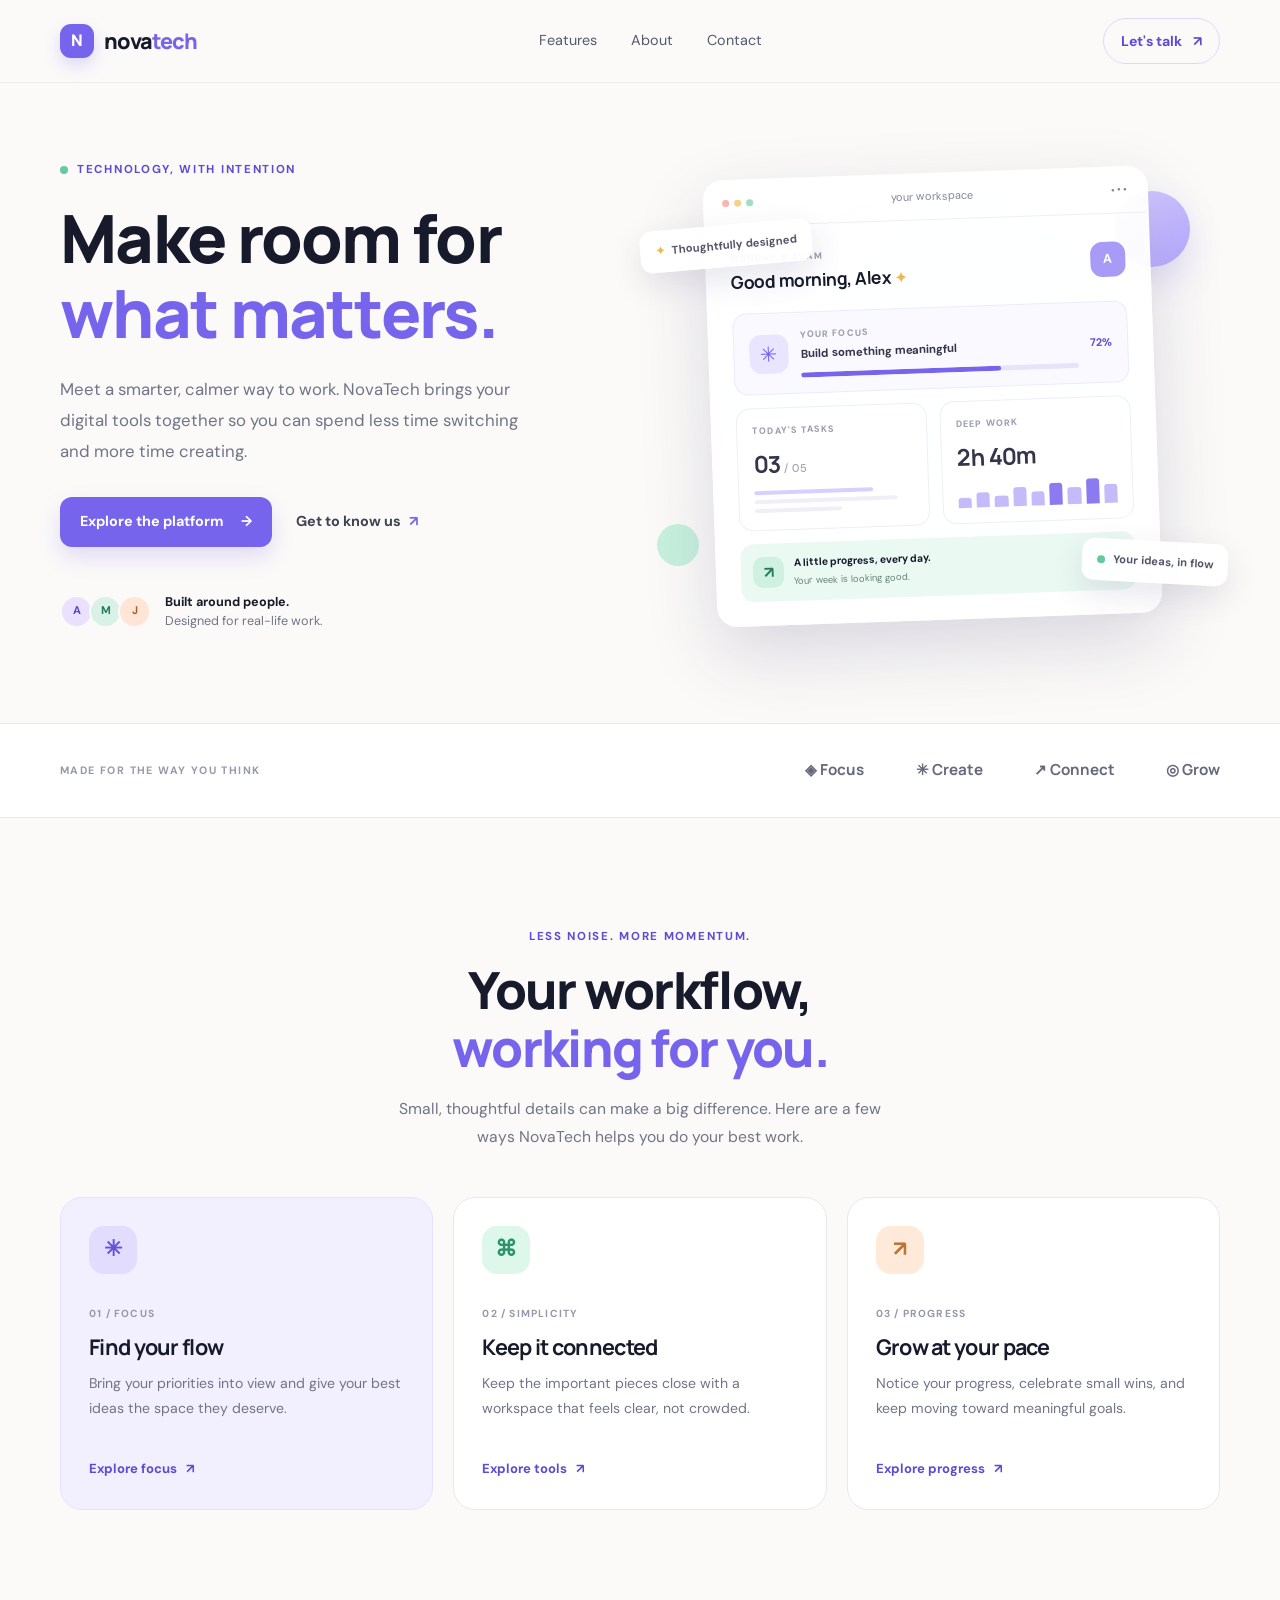
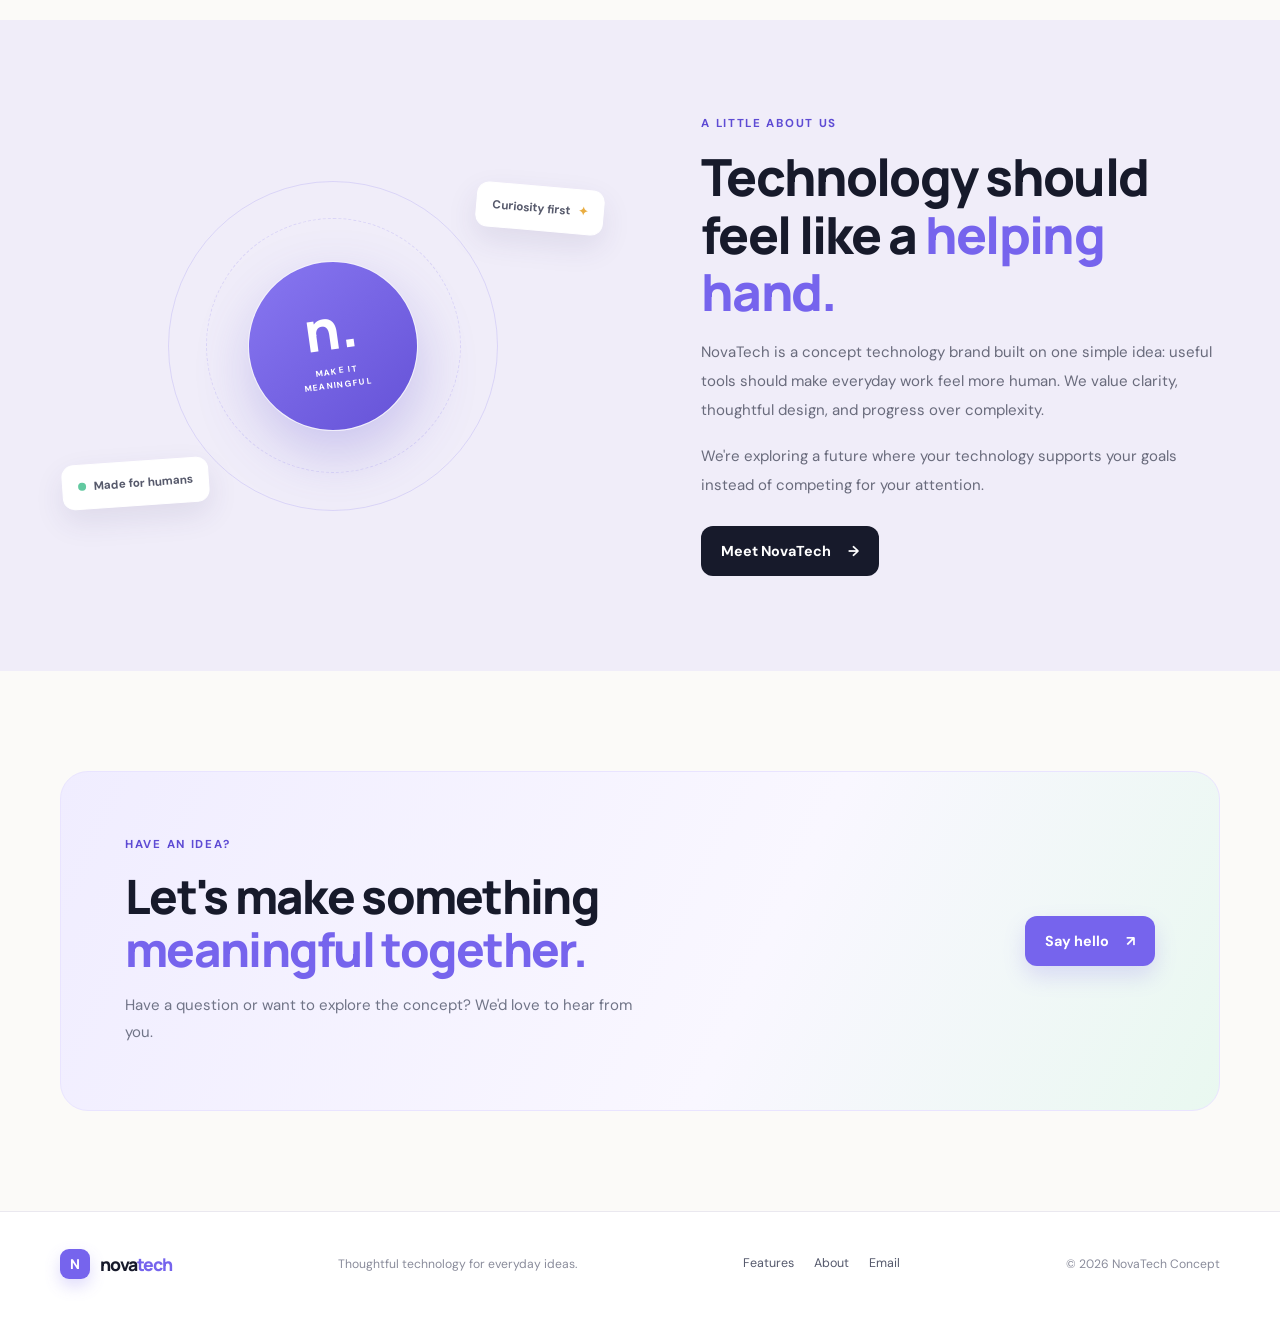
<file: WebDev-L1-LandingPage/index.html>
<!DOCTYPE html>
<html lang="en">
<head>
  <meta charset="UTF-8">
  <meta name="viewport" content="width=device-width, initial-scale=1.0">
  <meta name="description" content="NovaTech creates thoughtful technology tools for a more focused digital life.">
  <title>NovaTech | Technology with purpose</title>
  <link rel="stylesheet" href="style.css">
</head>
<body>
  <header class="site-header">
    <nav class="navbar container" aria-label="Main navigation">
      <a class="brand" href="#home" aria-label="NovaTech home">
        <span class="brand-mark" aria-hidden="true">N</span>
        <span>nova<span class="brand-light">tech</span></span>
      </a>

      <div class="nav-links">
        <a href="#features">Features</a>
        <a href="#about">About</a>
        <a href="#contact">Contact</a>
      </div>

      <a class="nav-cta" href="#contact">Let's talk <span aria-hidden="true">↗</span></a>
    </nav>
  </header>

  <main>
    <section class="hero container" id="home">
      <div class="hero-copy">
        <p class="eyebrow"><span class="eyebrow-dot"></span> TECHNOLOGY, WITH INTENTION</p>
        <h1>Make room for<br><span>what matters.</span></h1>
        <p class="hero-description">
          Meet a smarter, calmer way to work. NovaTech brings your digital tools
          together so you can spend less time switching and more time creating.
        </p>
        <div class="hero-actions">
          <a class="button button-primary" href="#features">Explore the platform <span aria-hidden="true">→</span></a>
          <a class="text-link" href="#about">Get to know us <span aria-hidden="true">↗</span></a>
        </div>
        <div class="hero-note">
          <div class="avatar-stack" aria-hidden="true">
            <span>A</span><span>M</span><span>J</span>
          </div>
          <p><strong>Built around people.</strong><br><span>Designed for real-life work.</span></p>
        </div>
      </div>

      <div class="hero-visual" aria-label="Abstract NovaTech product dashboard illustration">
        <div class="orb orb-one"></div>
        <div class="orb orb-two"></div>
        <div class="dashboard">
          <div class="dashboard-top">
            <div class="window-dots"><i></i><i></i><i></i></div>
            <span>your workspace</span>
            <span class="dashboard-menu">•••</span>
          </div>
          <div class="dashboard-content">
            <div class="welcome-row">
              <div>
                <p class="mini-label">MONDAY, 9:41 AM</p>
                <h2>Good morning, Alex <span>✦</span></h2>
              </div>
              <div class="profile-chip">A</div>
            </div>
            <div class="focus-card">
              <div class="focus-icon">✳</div>
              <div class="focus-copy">
                <span class="mini-label">YOUR FOCUS</span>
                <strong>Build something meaningful</strong>
                <span class="progress-track"><span></span></span>
              </div>
              <span class="focus-percent">72%</span>
            </div>
            <div class="widget-grid">
              <div class="widget task-widget">
                <span class="mini-label">TODAY'S TASKS</span>
                <strong>03 <small>/ 05</small></strong>
                <div class="task-lines"><i></i><i></i><i></i></div>
              </div>
              <div class="widget time-widget">
                <span class="mini-label">DEEP WORK</span>
                <strong>2h 40m</strong>
                <div class="chart-bars" aria-hidden="true"><i></i><i></i><i></i><i></i><i></i><i></i><i></i><i></i><i></i></div>
              </div>
            </div>
            <div class="bottom-widget">
              <span class="bottom-symbol">↗</span>
              <span><strong>A little progress, every day.</strong><small>Your week is looking good.</small></span>
              <span class="bottom-arrow">→</span>
            </div>
          </div>
        </div>
        <div class="floating-badge badge-top"><span>✦</span> Thoughtfully designed</div>
        <div class="floating-badge badge-bottom"><span class="live-dot"></span> Your ideas, in flow</div>
      </div>
    </section>

    <section class="trust-strip">
      <div class="container trust-inner">
        <p>MADE FOR THE WAY YOU THINK</p>
        <div class="trust-items"><span>◈ Focus</span><span>✳ Create</span><span>↗ Connect</span><span>◎ Grow</span></div>
      </div>
    </section>

    <section class="features section container" id="features">
      <div class="section-heading">
        <p class="eyebrow">LESS NOISE. MORE MOMENTUM.</p>
        <h2>Your workflow,<br><span>working for you.</span></h2>
        <p>Small, thoughtful details can make a big difference. Here are a few ways NovaTech helps you do your best work.</p>
      </div>
      <div class="feature-grid">
        <article class="feature-card feature-highlight">
          <div class="feature-icon icon-purple">✳</div>
          <span class="card-number">01 / FOCUS</span>
          <h3>Find your flow</h3>
          <p>Bring your priorities into view and give your best ideas the space they deserve.</p>
          <a href="#contact" aria-label="Learn more about focus">Explore focus <span>↗</span></a>
        </article>
        <article class="feature-card">
          <div class="feature-icon icon-green">⌘</div>
          <span class="card-number">02 / SIMPLICITY</span>
          <h3>Keep it connected</h3>
          <p>Keep the important pieces close with a workspace that feels clear, not crowded.</p>
          <a href="#contact" aria-label="Learn more about connected tools">Explore tools <span>↗</span></a>
        </article>
        <article class="feature-card">
          <div class="feature-icon icon-orange">↗</div>
          <span class="card-number">03 / PROGRESS</span>
          <h3>Grow at your pace</h3>
          <p>Notice your progress, celebrate small wins, and keep moving toward meaningful goals.</p>
          <a href="#contact" aria-label="Learn more about progress">Explore progress <span>↗</span></a>
        </article>
      </div>
    </section>

    <section class="about-section" id="about">
      <div class="container about-layout">
        <div class="about-art" aria-hidden="true">
          <div class="about-ring ring-one"></div>
          <div class="about-ring ring-two"></div>
          <div class="about-center"><span>n.</span><small>MAKE IT<br>MEANINGFUL</small></div>
          <div class="about-note note-one">Curiosity first <span>✦</span></div>
          <div class="about-note note-two"><span class="live-dot"></span> Made for humans</div>
        </div>
        <div class="about-copy">
          <p class="eyebrow">A LITTLE ABOUT US</p>
          <h2>Technology should feel like a <span>helping hand.</span></h2>
          <p>NovaTech is a concept technology brand built on one simple idea: useful tools should make everyday work feel more human. We value clarity, thoughtful design, and progress over complexity.</p>
          <p>We're exploring a future where your technology supports your goals instead of competing for your attention.</p>
          <a class="button button-dark" href="#contact">Meet NovaTech <span aria-hidden="true">→</span></a>
        </div>
      </div>
    </section>

    <section class="contact-section section container" id="contact">
      <div class="contact-card">
        <div>
          <p class="eyebrow">HAVE AN IDEA?</p>
          <h2>Let's make something<br><span>meaningful together.</span></h2>
          <p>Have a question or want to explore the concept? We'd love to hear from you.</p>
        </div>
        <a class="button button-primary" href="mailto:hello@novatech.example">Say hello <span aria-hidden="true">↗</span></a>
      </div>
    </section>
  </main>

  <footer class="site-footer">
    <div class="container footer-inner">
      <a class="brand footer-brand" href="#home"><span class="brand-mark">N</span><span>nova<span class="brand-light">tech</span></span></a>
      <p>Thoughtful technology for everyday ideas.</p>
      <div class="footer-links"><a href="#features">Features</a><a href="#about">About</a><a href="mailto:hello@novatech.example">Email</a></div>
      <span class="copyright">© 2026 NovaTech Concept</span>
    </div>
  </footer>
</body>
</html>
</file>
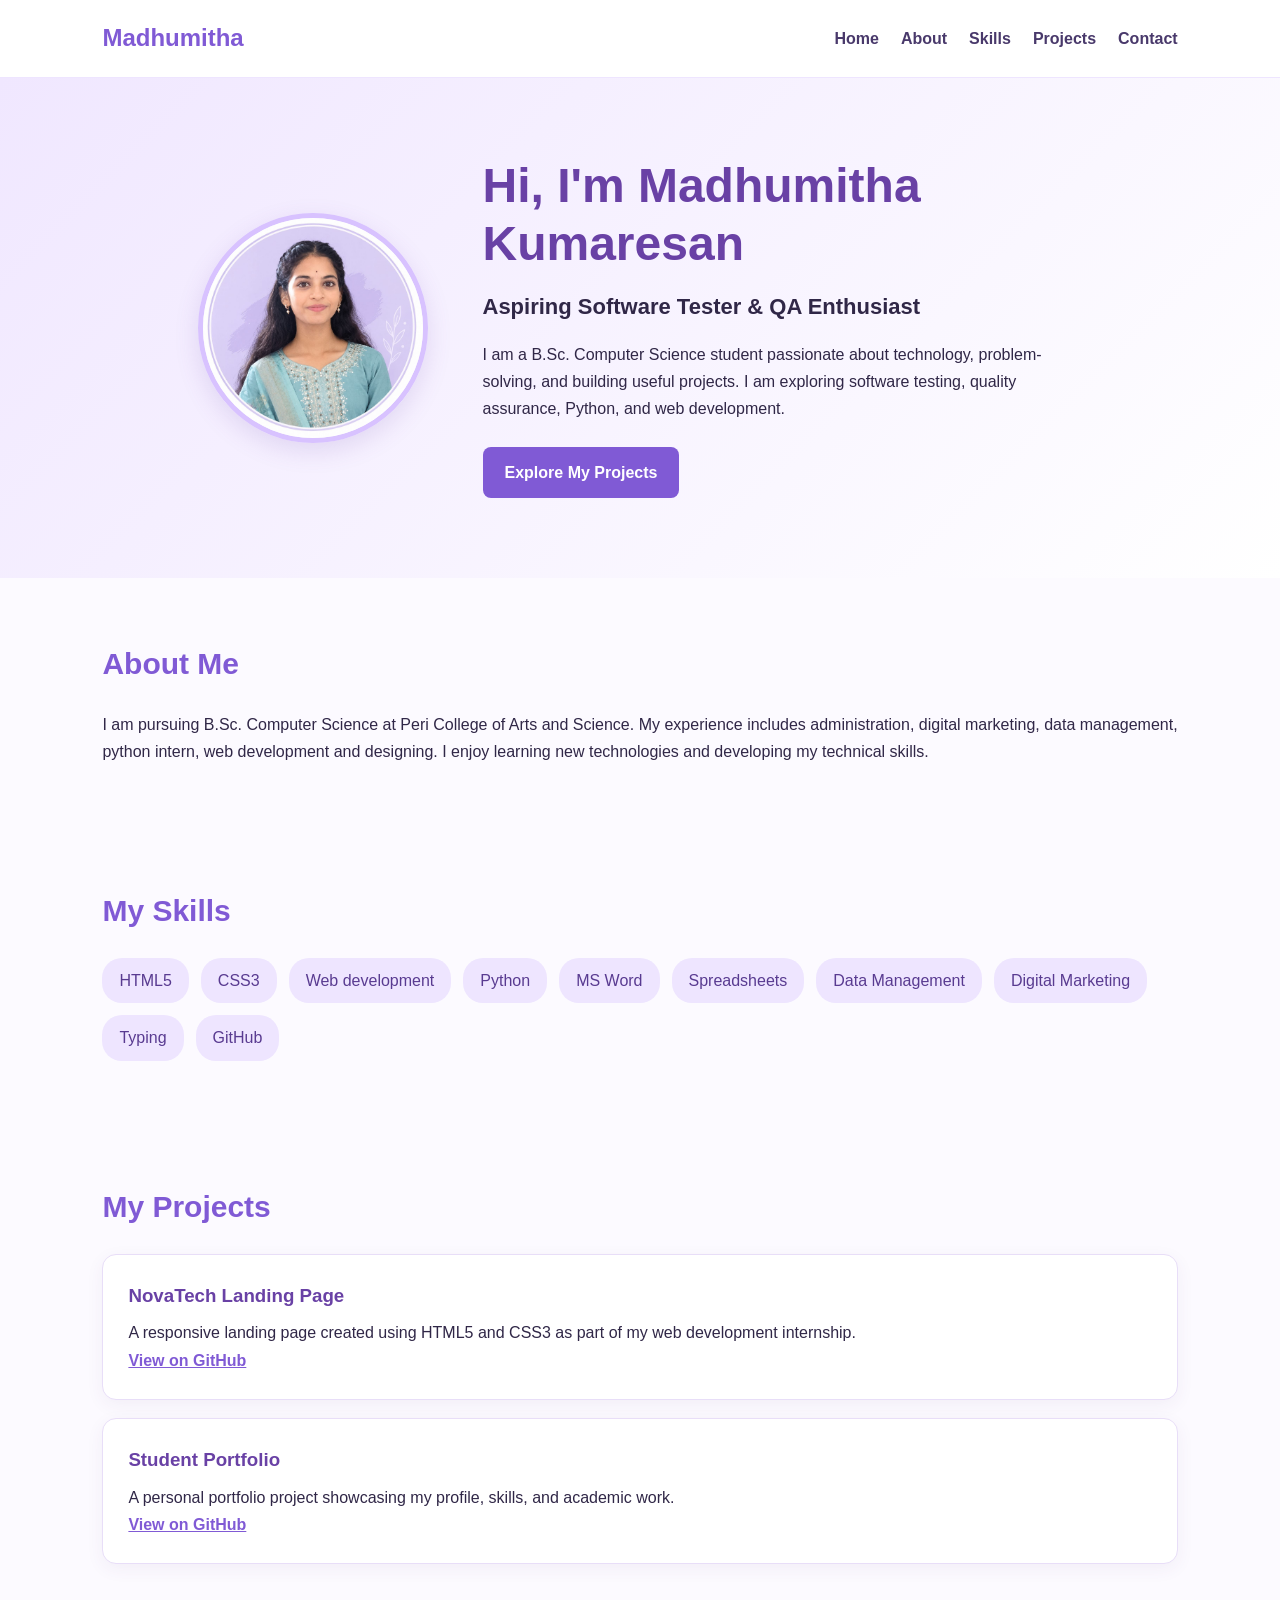
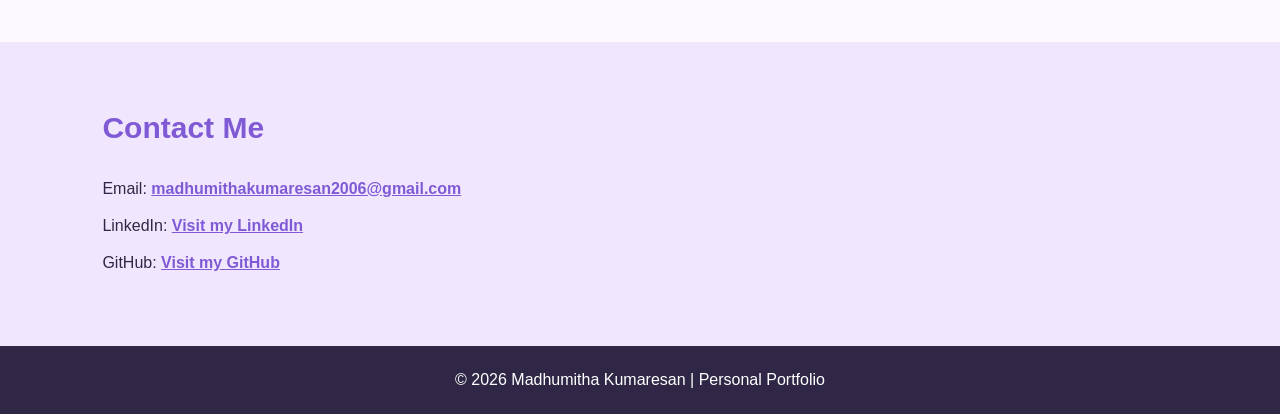
<file: WebDev-L1-PersonalPortfolio/index.html>
<!DOCTYPE html>
<html lang="en">
<head>
    <meta charset="UTF-8">
    <meta name="viewport" content="width=device-width, initial-scale=1.0">
    <title>Madhumitha Kumaresan | Portfolio</title>
    <link rel="stylesheet" href="style.css">
</head>
<body>

    <header>
        <nav>
            <h2>Madhumitha</h2>
            <div>
                <a href="#home">Home</a>
                <a href="#about">About</a>
                <a href="#skills">Skills</a>
                <a href="#projects">Projects</a>
                <a href="#contact">Contact</a>
            </div>
        </nav>
    </header>

    
<section class="hero" id="home">
    <img src="madhu avatar.jpg"
         alt="Madhumitha Kumaresan"
         class="profile-photo">

    <div class="hero-content">
        <h1>Hi, I'm Madhumitha Kumaresan</h1>
        <h2>Aspiring Software Tester &amp; QA Enthusiast</h2>

        <p>
            I am a B.Sc. Computer Science student passionate about
            technology, problem-solving, and building useful projects.
            I am exploring software testing, quality assurance,
            Python, and web development.
        </p>

        <a href="#projects" class="button">Explore My Projects</a>
    </div>
</section>


    <section id="about">
        <h2 class="section-title">About Me</h2>
        <p>
            I am pursuing B.Sc. Computer Science at Peri College of Arts
            and Science. My experience includes administration, digital
            marketing, data management, python intern, web development and designing. I enjoy
            learning new technologies and developing my technical skills.
        </p>
    </section>

    <section id="skills">
        <h2 class="section-title">My Skills</h2>
        <div class="skills">
            <span>HTML5</span>
            <span>CSS3</span>
            <span>Web development</span>
            <span>Python</span>
            <span>MS Word</span>
            <span>Spreadsheets</span>
            <span>Data Management</span>
            <span>Digital Marketing</span>
            <span>Typing</span>
            <span>GitHub</span>
        </div>
    </section>

    <section id="projects">
        <h2 class="section-title">My Projects</h2>

        <div class="project-card">
            <h3>NovaTech Landing Page</h3>
            <p>
                A responsive landing page created using HTML5 and CSS3
                as part of my web development internship.
            </p>
            <a href="https://github.com/madhumithakumaresan2006/OIBSIP">
                View on GitHub
            </a>
        </div>

        <div class="project-card">
            <h3>Student Portfolio</h3>
            <p>
                A personal portfolio project showcasing my profile,
                skills, and academic work.
            </p>
            <a href="https://github.com/madhumithakumaresan2006/Mk-portfolio-ppt">
                View on GitHub
            </a>
        </div>
    </section>

    <section id="contact">
        <h2 class="section-title">Contact Me</h2>
        <p>
            Email:
            <a href="mailto:madhumithakumaresan2006@gmail.com">
                madhumithakumaresan2006@gmail.com
            </a>
        </p>
        <p>
            LinkedIn:
            <a href="https://www.linkedin.com/in/madhumitha-kumaresan-133514320">
                Visit my LinkedIn
            </a>
        </p>
        <p>
            GitHub:
            <a href="https://github.com/madhumithakumaresan2006">
                Visit my GitHub
            </a>
        </p>
    </section>

    <footer>
    <p>&copy; <span id="current-year">2026</span>
    Madhumitha Kumaresan | Personal Portfolio</p>
</footer>

<script src="script.js"></script>

</body>
</html>
</file>
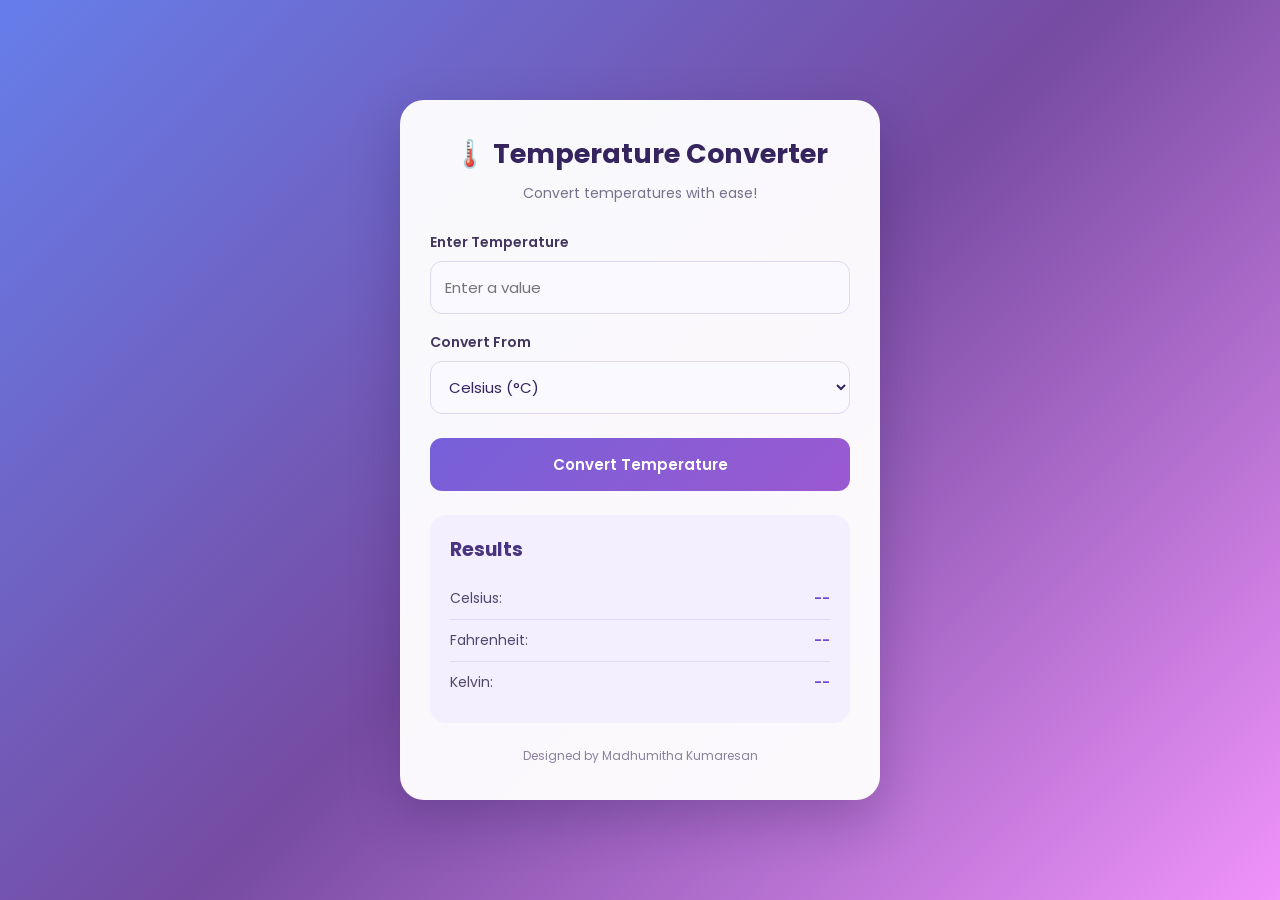
<file: WebDev-L1-TemperatureConverter/index.html>
<!DOCTYPE html>
<html lang="en">
<head>
    <meta charset="UTF-8">
    <meta name="viewport" content="width=device-width, initial-scale=1.0">
    <title>Temperature Converter</title>
    <link rel="stylesheet" href="style.css">
</head>
<body>

    <div class="container">
        <h1>🌡️ Temperature Converter</h1>
        <p class="subtitle">Convert temperatures with ease!</p>

        <div class="converter">
            <label for="temperature">Enter Temperature</label>
            <input
                type="number"
                id="temperature"
                placeholder="Enter a value"
                step="any"
            >

            <label for="unit">Convert From</label>
            <select id="unit">
                <option value="celsius">Celsius (°C)</option>
                <option value="fahrenheit">Fahrenheit (°F)</option>
                <option value="kelvin">Kelvin (K)</option>
            </select>

            <button id="convertBtn" type="button">Convert Temperature</button>

            <p id="error" role="alert"></p>

            <div id="result" aria-live="polite">
                <h2>Results</h2>
                <p>Celsius: <span id="celsius">--</span></p>
                <p>Fahrenheit: <span id="fahrenheit">--</span></p>
                <p>Kelvin: <span id="kelvin">--</span></p>
            </div>
        </div>

        <footer>
            <p>Designed by Madhumitha Kumaresan</p>
        </footer>
    </div>

    <script src="script.js"></script>
</body>
</html>
</file>
<file: WebDev-L1-LandingPage/style.css>
@import url('https://fonts.googleapis.com/css2?family=DM+Sans:wght@400;500;600;700&family=Manrope:wght@400;500;600;700;800&display=swap');

:root {
  --ink: #171a2b;
  --muted: #707487;
  --purple: #7664ed;
  --purple-dark: #5e4bd4;
  --mint: #dff8ee;
  --paper: #fbfaf8;
  --line: #eae8ef;
  --white: #ffffff;
  --radius: 22px;
}

* {
  box-sizing: border-box;
  margin: 0;
  padding: 0;
}

html {
  scroll-behavior: smooth;
  scroll-padding-top: 90px;
}

body {
  font-family: 'DM Sans', sans-serif;
  color: var(--ink);
  background: var(--paper);
  line-height: 1.6;
  overflow-x: hidden;
}

a {
  color: inherit;
  text-decoration: none;
}

.container {
  width: min(1160px, calc(100% - 48px));
  margin-inline: auto;
}

.site-header {
  position: sticky;
  top: 0;
  z-index: 100;
  background: rgba(251, 250, 248, 0.9);
  border-bottom: 1px solid rgba(234, 232, 239, 0.8);
  backdrop-filter: blur(16px);
}

.navbar {
  min-height: 82px;
  display: flex;
  align-items: center;
  justify-content: space-between;
  gap: 28px;
}

.brand {
  display: inline-flex;
  align-items: center;
  gap: 10px;
  font-family: 'Manrope', sans-serif;
  font-size: 1.35rem;
  font-weight: 800;
  letter-spacing: -1px;
}

.brand-mark {
  display: grid;
  place-items: center;
  width: 34px;
  height: 34px;
  color: var(--white);
  background: var(--purple);
  border-radius: 11px;
  font-size: 1rem;
  letter-spacing: 0;
  box-shadow: 0 7px 16px rgba(118, 100, 237, 0.23);
}

.brand-light {
  color: var(--purple);
}

.nav-links {
  display: flex;
  align-items: center;
  gap: 34px;
}

.nav-links a,
.footer-links a {
  color: #55596c;
  font-size: 0.9rem;
  transition: color 180ms ease;
}

.nav-links a:hover,
.footer-links a:hover {
  color: var(--purple);
}

.nav-cta {
  padding: 11px 17px;
  border: 1px solid #ded9f9;
  border-radius: 999px;
  color: var(--purple-dark);
  font-size: 0.88rem;
  font-weight: 700;
}

.nav-cta span {
  margin-left: 8px;
}

.hero {
  min-height: 640px;
  display: grid;
  grid-template-columns: 0.96fr 1.04fr;
  align-items: center;
  gap: 54px;
  padding-block: 76px 90px;
}

.eyebrow {
  color: var(--purple-dark);
  font-size: 0.72rem;
  font-weight: 700;
  letter-spacing: 1.7px;
}

.hero-copy > .eyebrow {
  display: flex;
  align-items: center;
  gap: 9px;
  margin-bottom: 22px;
}

.eyebrow-dot,
.live-dot {
  width: 8px;
  height: 8px;
  display: inline-block;
  border-radius: 50%;
  background: #62c9a0;
}

h1,
h2,
h3 {
  font-family: 'Manrope', sans-serif;
  line-height: 1.12;
  letter-spacing: -1.7px;
}

.hero h1 {
  max-width: 570px;
  font-size: clamp(3.1rem, 5.2vw, 4.8rem);
  font-weight: 800;
}

.hero h1 span,
.section-heading h2 span,
.about-copy h2 span,
.contact-card h2 span {
  color: var(--purple);
}

.hero-description {
  max-width: 490px;
  margin-top: 23px;
  color: var(--muted);
  font-size: 1.05rem;
  line-height: 1.85;
}

.hero-actions {
  display: flex;
  flex-wrap: wrap;
  align-items: center;
  gap: 24px;
  margin-top: 30px;
}

.button {
  min-height: 50px;
  display: inline-flex;
  justify-content: center;
  align-items: center;
  gap: 17px;
  padding: 13px 20px;
  border-radius: 12px;
  font-size: 0.9rem;
  font-weight: 700;
  transition: transform 180ms ease, box-shadow 180ms ease;
}

.button:hover {
  transform: translateY(-2px);
}

.button-primary {
  color: var(--white);
  background: var(--purple);
  box-shadow: 0 10px 22px rgba(118, 100, 237, 0.2);
}

.button-primary:hover {
  background: var(--purple-dark);
  box-shadow: 0 13px 26px rgba(118, 100, 237, 0.28);
}

.text-link {
  color: #3f4254;
  font-size: 0.9rem;
  font-weight: 700;
}

.text-link span {
  margin-left: 5px;
  color: var(--purple);
}

.hero-note {
  display: flex;
  align-items: center;
  gap: 14px;
  margin-top: 45px;
}

.avatar-stack {
  display: flex;
  padding-left: 4px;
}

.avatar-stack span {
  width: 33px;
  height: 33px;
  display: grid;
  place-items: center;
  margin-left: -4px;
  border: 2px solid var(--paper);
  border-radius: 50%;
  background: #e9e1ff;
  color: #5947b9;
  font-size: 0.7rem;
  font-weight: 700;
}

.avatar-stack span:nth-child(2) {
  background: #d8f2e7;
  color: #267b5b;
}

.avatar-stack span:nth-child(3) {
  background: #ffe5d5;
  color: #a85e31;
}

.hero-note p {
  font-size: 0.79rem;
  line-height: 1.55;
}

.hero-note p span {
  color: var(--muted);
}

.hero-visual {
  position: relative;
  min-height: 450px;
  display: grid;
  place-items: center;
  isolation: isolate;
}

.hero-visual::before {
  position: absolute;
  z-index: -2;
  content: '';
  width: 410px;
  height: 410px;
  border-radius: 50%;
  background: linear-gradient(135deg, #f0edff, #e2f9ee);
}

.orb {
  position: absolute;
  z-index: -1;
  border-radius: 50%;
}

.orb-one {
  width: 76px;
  height: 76px;
  top: 20px;
  right: 30px;
  background: linear-gradient(135deg, #d8d0ff, #b4a8ff);
  box-shadow: 0 15px 35px rgba(118, 100, 237, 0.18);
}

.orb-two {
  width: 42px;
  height: 42px;
  left: 12px;
  bottom: 55px;
  background: #c7f0de;
}

.dashboard {
  width: min(100%, 445px);
  overflow: hidden;
  border: 1px solid rgba(255, 255, 255, 0.9);
  border-radius: 20px;
  background: rgba(255, 255, 255, 0.94);
  box-shadow: 0 28px 70px rgba(54, 47, 104, 0.17);
  transform: rotate(-2deg);
}

.dashboard-top {
  height: 46px;
  display: flex;
  align-items: center;
  justify-content: space-between;
  padding-inline: 18px;
  border-bottom: 1px solid #f0eef5;
  color: #85879a;
  font-size: 0.69rem;
}

.window-dots {
  display: flex;
  gap: 5px;
}

.window-dots i {
  width: 7px;
  height: 7px;
  border-radius: 50%;
  background: #e4e0f4;
}

.window-dots i:first-child { background: #f7b6b1; }
.window-dots i:nth-child(2) { background: #f5d18b; }
.window-dots i:nth-child(3) { background: #9edfc1; }

.dashboard-menu {
  letter-spacing: 2px;
}

.dashboard-content {
  padding: 25px 24px 23px;
}

.welcome-row {
  display: flex;
  justify-content: space-between;
  align-items: center;
  margin-bottom: 22px;
}

.mini-label {
  display: block;
  color: #999bad;
  font-size: 0.57rem;
  font-weight: 700;
  letter-spacing: 1.1px;
}

.welcome-row h2 {
  margin-top: 6px;
  font-size: 1.1rem;
  letter-spacing: -0.5px;
}

.welcome-row h2 span {
  color: #f2b64e;
  font-size: 0.9rem;
}

.profile-chip {
  width: 35px;
  height: 35px;
  display: grid;
  place-items: center;
  border-radius: 12px;
  color: #fff;
  background: #a89bf7;
  font-weight: 700;
  font-size: 0.8rem;
}

.focus-card {
  display: flex;
  align-items: center;
  gap: 12px;
  padding: 15px;
  border: 1px solid #eeeafd;
  border-radius: 14px;
  background: #faf9ff;
}

.focus-icon {
  width: 39px;
  height: 39px;
  display: grid;
  place-items: center;
  flex-shrink: 0;
  border-radius: 12px;
  background: #e9e4ff;
  color: var(--purple);
  font-size: 1.3rem;
}

.focus-copy {
  flex: 1;
  min-width: 0;
}

.focus-copy strong {
  display: block;
  margin-top: 3px;
  overflow: hidden;
  color: #34354b;
  font-size: 0.72rem;
  text-overflow: ellipsis;
  white-space: nowrap;
}

.progress-track {
  height: 5px;
  display: block;
  overflow: hidden;
  margin-top: 9px;
  border-radius: 99px;
  background: #e7e3f8;
}

.progress-track span {
  width: 72%;
  height: 100%;
  display: block;
  border-radius: inherit;
  background: var(--purple);
}

.focus-percent {
  color: var(--purple-dark);
  font-size: 0.68rem;
  font-weight: 700;
}

.widget-grid {
  display: grid;
  grid-template-columns: 1fr 1fr;
  gap: 13px;
  margin-top: 13px;
}

.widget {
  min-height: 122px;
  padding: 15px;
  border: 1px solid #f0eef5;
  border-radius: 14px;
  background: #fff;
}

.widget > strong {
  display: block;
  margin-top: 7px;
  color: #34354b;
  font-family: 'Manrope', sans-serif;
  font-size: 1.45rem;
  letter-spacing: -0.8px;
}

.widget > strong small {
  color: #a2a3b2;
  font-family: 'DM Sans', sans-serif;
  font-size: 0.7rem;
  font-weight: 500;
  letter-spacing: 0;
}

.task-lines {
  display: grid;
  gap: 5px;
  margin-top: 8px;
}

.task-lines i {
  width: 90%;
  height: 4px;
  display: block;
  border-radius: 99px;
  background: #f0eef6;
}

.task-lines i:first-child { width: 75%; background: #d7d0ff; }
.task-lines i:last-child { width: 55%; }

.chart-bars {
  height: 25px;
  display: flex;
  align-items: end;
  gap: 5px;
  margin-top: 7px;
}

.chart-bars i {
  flex: 1;
  border-radius: 3px 3px 0 0;
  background: #c5bafa;
}

.chart-bars i:nth-child(1) { height: 40%; }
.chart-bars i:nth-child(2) { height: 60%; }
.chart-bars i:nth-child(3) { height: 45%; }
.chart-bars i:nth-child(4) { height: 78%; }
.chart-bars i:nth-child(5) { height: 58%; }
.chart-bars i:nth-child(6) { height: 90%; background: #8c7bf0; }
.chart-bars i:nth-child(7) { height: 70%; }
.chart-bars i:nth-child(8) { height: 100%; background: #8c7bf0; }
.chart-bars i:nth-child(9) { height: 78%; }

.bottom-widget {
  display: flex;
  align-items: center;
  gap: 10px;
  margin-top: 13px;
  padding: 12px;
  border-radius: 13px;
  background: #eaf9f2;
}

.bottom-symbol {
  width: 31px;
  height: 31px;
  display: grid;
  place-items: center;
  border-radius: 10px;
  background: #d0f0e1;
  color: #287c5b;
  font-weight: 700;
}

.bottom-widget > span:nth-child(2) {
  flex: 1;
}

.bottom-widget strong,
.bottom-widget small {
  display: block;
  font-size: 0.65rem;
}

.bottom-widget small {
  margin-top: 2px;
  color: #688578;
  font-size: 0.59rem;
}

.bottom-arrow {
  color: #4c9c7b;
}

.floating-badge {
  position: absolute;
  display: flex;
  align-items: center;
  gap: 8px;
  padding: 11px 14px;
  border: 1px solid rgba(255, 255, 255, 0.9);
  border-radius: 12px;
  background: rgba(255, 255, 255, 0.94);
  box-shadow: 0 12px 32px rgba(54, 47, 104, 0.12);
  color: #55566a;
  font-size: 0.7rem;
  font-weight: 700;
}

.badge-top {
  top: 54px;
  left: -5px;
  transform: rotate(-5deg);
}

.badge-top > span {
  color: #efb74d;
}

.badge-bottom {
  right: -8px;
  bottom: 38px;
  transform: rotate(3deg);
}

.trust-strip {
  border-block: 1px solid var(--line);
  background: #fff;
}

.trust-inner {
  min-height: 93px;
  display: flex;
  align-items: center;
  justify-content: space-between;
  gap: 25px;
}

.trust-inner > p {
  color: #9899a8;
  font-size: 0.67rem;
  font-weight: 700;
  letter-spacing: 1.4px;
}

.trust-items {
  display: flex;
  flex-wrap: wrap;
  gap: clamp(20px, 4vw, 56px);
  color: #66697c;
  font-family: 'Manrope', sans-serif;
  font-size: 0.95rem;
  font-weight: 700;
}

.section {
  padding-block: 110px;
}

.section-heading {
  max-width: 600px;
  margin: 0 auto 45px;
  text-align: center;
}

.section-heading h2,
.about-copy h2,
.contact-card h2 {
  margin-top: 15px;
  font-size: clamp(2.35rem, 4vw, 3.4rem);
  font-weight: 800;
}

.section-heading > p:last-child {
  max-width: 500px;
  margin: 19px auto 0;
  color: var(--muted);
  font-size: 0.98rem;
  line-height: 1.8;
}

.feature-grid {
  display: grid;
  grid-template-columns: repeat(3, minmax(0, 1fr));
  gap: 20px;
}

.feature-card {
  min-height: 300px;
  padding: 28px;
  border: 1px solid var(--line);
  border-radius: var(--radius);
  background: #fff;
  transition: transform 180ms ease, box-shadow 180ms ease;
}

.feature-card:hover {
  transform: translateY(-5px);
  box-shadow: 0 18px 35px rgba(43, 39, 82, 0.08);
}

.feature-highlight {
  background: #f2efff;
  border-color: #e8e2ff;
}

.feature-icon {
  width: 48px;
  height: 48px;
  display: grid;
  place-items: center;
  margin-bottom: 25px;
  border-radius: 15px;
  font-size: 1.35rem;
  font-weight: 700;
}

.icon-purple { color: #6552db; background: #e2dcff; }
.icon-green { color: #2c936b; background: #def7eb; }
.icon-orange { color: #bd7439; background: #ffead9; }

.card-number {
  color: #9698a9;
  font-size: 0.64rem;
  font-weight: 700;
  letter-spacing: 1.2px;
}

.feature-card h3 {
  margin-top: 11px;
  font-size: 1.35rem;
  letter-spacing: -0.7px;
}

.feature-card p {
  min-height: 73px;
  margin-top: 12px;
  color: var(--muted);
  font-size: 0.88rem;
  line-height: 1.75;
}

.feature-card > a {
  display: inline-flex;
  gap: 9px;
  margin-top: 14px;
  color: var(--purple-dark);
  font-size: 0.82rem;
  font-weight: 700;
}

.about-section {
  padding-block: 95px;
  background: #f0edf9;
  overflow: hidden;
}

.about-layout {
  display: grid;
  grid-template-columns: 1fr 0.95fr;
  align-items: center;
  gap: 95px;
}

.about-art {
  position: relative;
  min-height: 390px;
  display: grid;
  place-items: center;
}

.about-ring {
  position: absolute;
  border: 1px solid rgba(118, 100, 237, 0.18);
  border-radius: 50%;
}

.ring-one {
  width: 330px;
  height: 330px;
}

.ring-two {
  width: 255px;
  height: 255px;
  border-style: dashed;
}

.about-center {
  width: 170px;
  height: 170px;
  display: flex;
  flex-direction: column;
  align-items: center;
  justify-content: center;
  gap: 9px;
  border: 1px solid rgba(255,255,255,0.9);
  border-radius: 50%;
  background: linear-gradient(145deg, #8877f1, #6552d7);
  box-shadow: 0 24px 55px rgba(93, 75, 208, 0.25);
  color: #fff;
  transform: rotate(-8deg);
}

.about-center > span {
  font-family: 'Manrope', sans-serif;
  font-size: 3.5rem;
  font-weight: 800;
  line-height: 1;
}

.about-center small {
  text-align: center;
  font-size: 0.53rem;
  font-weight: 700;
  letter-spacing: 1.4px;
  line-height: 1.6;
}

.about-note {
  position: absolute;
  display: flex;
  align-items: center;
  gap: 8px;
  padding: 12px 15px;
  border: 1px solid #fff;
  border-radius: 12px;
  background: #fff;
  box-shadow: 0 12px 30px rgba(54, 47, 104, 0.1);
  color: #56596b;
  font-size: 0.73rem;
  font-weight: 700;
}

.note-one {
  top: 35px;
  right: 2px;
  transform: rotate(5deg);
}

.note-one span { color: #e9ad41; }

.note-two {
  bottom: 35px;
  left: 2px;
  transform: rotate(-4deg);
}

.about-copy h2 {
  max-width: 500px;
}

.about-copy > p:not(.eyebrow) {
  margin-top: 18px;
  color: #696b7c;
  font-size: 0.94rem;
  line-height: 1.9;
}

.button-dark {
  margin-top: 27px;
  color: #fff;
  background: var(--ink);
}

.button-dark:hover {
  background: #2a2d42;
}

.contact-section {
  padding-block: 100px;
}

.contact-card {
  display: flex;
  align-items: center;
  justify-content: space-between;
  gap: 35px;
  padding: clamp(30px, 5vw, 65px);
  border: 1px solid #e9e4ff;
  border-radius: 28px;
  background: linear-gradient(115deg, #f0edff, #f9f7ff 60%, #e9f8f0);
}

.contact-card h2 {
  font-size: clamp(2rem, 3.7vw, 3rem);
}

.contact-card > div > p:last-child {
  max-width: 520px;
  margin-top: 16px;
  color: var(--muted);
  font-size: 0.94rem;
  line-height: 1.8;
}

.contact-card .button {
  flex-shrink: 0;
}

.site-footer {
  border-top: 1px solid var(--line);
  background: #fff;
}

.footer-inner {
  min-height: 105px;
  display: flex;
  align-items: center;
  justify-content: space-between;
  gap: 22px;
}

.footer-brand {
  font-size: 1.1rem;
}

.footer-brand .brand-mark {
  width: 30px;
  height: 30px;
  border-radius: 9px;
  font-size: 0.85rem;
}

.footer-inner > p,
.copyright {
  color: #8a8c9b;
  font-size: 0.76rem;
}

.footer-links {
  display: flex;
  gap: 20px;
}

.footer-links a {
  font-size: 0.78rem;
}

@media (max-width: 900px) {
  .hero {
    grid-template-columns: 1fr;
    gap: 35px;
    padding-top: 65px;
  }

  .hero-copy {
    max-width: 650px;
  }

  .hero-visual {
    width: min(100%, 570px);
    margin-inline: auto;
  }

  .about-layout {
    grid-template-columns: 1fr;
    gap: 30px;
  }

  .about-art {
    min-height: 340px;
  }

  .about-copy {
    max-width: 620px;
    margin-inline: auto;
  }

  .trust-inner {
    flex-direction: column;
    justify-content: center;
    padding-block: 23px;
  }

  .footer-inner {
    flex-wrap: wrap;
    justify-content: center;
    padding-block: 25px;
  }
}

@media (max-width: 620px) {
  .container {
    width: min(100% - 32px, 1160px);
  }

  .navbar {
    min-height: 72px;
    flex-wrap: wrap;
    gap: 10px;
    padding-block: 12px;
  }

  .brand {
    font-size: 1.18rem;
  }

  .brand-mark {
    width: 30px;
    height: 30px;
  }

  .nav-links {
    order: 3;
    width: 100%;
    justify-content: space-between;
    gap: 12px;
    padding: 8px 0 2px;
  }

  .nav-links a {
    font-size: 0.82rem;
  }

  .nav-cta {
    padding: 8px 12px;
    font-size: 0.78rem;
  }

  .hero {
    min-height: auto;
    padding-block: 55px 60px;
  }

  .hero h1 {
    font-size: clamp(2.75rem, 12vw, 4rem);
  }

  .hero-description {
    font-size: 0.96rem;
  }

  .hero-actions {
    align-items: flex-start;
    gap: 17px;
  }

  .button {
    min-height: 47px;
    padding: 12px 15px;
    font-size: 0.82rem;
  }

  .hero-visual {
    min-height: 360px;
  }

  .hero-visual::before {
    width: 300px;
    height: 300px;
  }

  .dashboard {
    width: 100%;
    transform: rotate(-1deg) scale(0.97);
  }

  .dashboard-content {
    padding: 18px 14px;
  }

  .focus-card {
    gap: 8px;
    padding: 11px;
  }

  .focus-copy strong {
    font-size: 0.62rem;
  }

  .widget {
    min-height: 112px;
    padding: 11px;
  }

  .floating-badge {
    padding: 9px 10px;
    font-size: 0.62rem;
  }

  .badge-top {
    top: 14px;
    left: -3px;
  }

  .badge-bottom {
    right: -2px;
    bottom: 10px;
  }

  .trust-items {
    justify-content: center;
    gap: 16px 25px;
    font-size: 0.83rem;
  }

  .section {
    padding-block: 75px;
  }

  .section-heading {
    margin-bottom: 30px;
  }

  .section-heading h2,
  .about-copy h2 {
    font-size: 2.4rem;
  }

  .feature-grid {
    grid-template-columns: 1fr;
    gap: 14px;
  }

  .feature-card {
    min-height: auto;
    padding: 24px;
  }

  .feature-card p {
    min-height: 0;
  }

  .about-section {
    padding-block: 65px;
  }

  .about-art {
    min-height: 300px;
  }

  .ring-one {
    width: 270px;
    height: 270px;
  }

  .ring-two {
    width: 215px;
    height: 215px;
  }

  .about-center {
    width: 145px;
    height: 145px;
  }

  .note-one {
    right: -2px;
    top: 20px;
  }

  .note-two {
    left: -2px;
    bottom: 20px;
  }

  .contact-section {
    padding-block: 65px;
  }

  .contact-card {
    align-items: flex-start;
    flex-direction: column;
    padding: 28px 22px;
    border-radius: 22px;
  }

  .contact-card h2 {
    font-size: 2.15rem;
  }

  .footer-inner {
    flex-direction: column;
    gap: 13px;
  }
}

@media (prefers-reduced-motion: reduce) {
  html {
    scroll-behavior: auto;
  }

  *,
  *::before,
  *::after {
    transition-duration: 0.01ms !important;
  }
}
</file>
<file: WebDev-L1-PersonalPortfolio/style.css>
* {
    margin: 0;
    padding: 0;
    box-sizing: border-box;
    scroll-behavior: smooth;
}

body {
    font-family: Arial, sans-serif;
    background: #fcfaff;
    color: #302747;
    line-height: 1.7;
}

header {
    background: #ffffff;
    padding: 18px 8%;
    border-bottom: 1px solid #eee5ff;
}

nav {
    display: flex;
    justify-content: space-between;
    align-items: center;
    gap: 20px;
    flex-wrap: wrap;
}

nav h2 {
    color: #805ad5;
}

nav div {
    display: flex;
    gap: 22px;
    flex-wrap: wrap;
}

nav a {
    color: #49396b;
    text-decoration: none;
    font-weight: 600;
}

nav a:hover {
    color: #9b72e8;
}

.hero {
    min-height: 500px;
    padding: 65px 8%;
    display: flex;
    align-items: center;
    justify-content: center;
    gap: 55px;
    background: linear-gradient(135deg, #f0e7ff, #ffffff);
}

.hero-content {
    flex: 1;
    max-width: 600px;
}

.profile-photo {
    width: 230px;
    height: 230px;
    object-fit: cover;
    object-position: center top;
    border-radius: 50%;
    border: 5px solid #d8c2ff;
    box-shadow: 0 8px 25px rgba(105, 65, 165, 0.15);
    flex-shrink: 0;
}

.hero h1 {
    color: #6941a5;
    font-size: clamp(32px, 4vw, 48px);
    line-height: 1.2;
    margin-bottom: 16px;
}

.hero h2 {
    font-size: 22px;
    margin-bottom: 15px;
}

.hero p {
    margin-bottom: 25px;
}

.button {
    display: inline-block;
    padding: 12px 22px;
    background: #805ad5;
    color: #ffffff;
    text-decoration: none;
    border-radius: 8px;
    font-weight: bold;
}

.button:hover {
    background: #6941a5;
}

section:not(.hero) {
    padding: 60px 8%;
}

.section-title {
    color: #805ad5;
    font-size: 30px;
    margin-bottom: 22px;
}

.skills {
    display: flex;
    flex-wrap: wrap;
    gap: 12px;
}

.skills span {
    background: #eee5ff;
    color: #593b91;
    padding: 9px 17px;
    border-radius: 20px;
}

.project-card {
    background: #ffffff;
    padding: 25px;
    margin: 18px 0;
    border: 1px solid #e8def8;
    border-radius: 14px;
    box-shadow: 0 5px 18px rgba(80, 50, 120, 0.06);
}

.project-card h3 {
    color: #6941a5;
    margin-bottom: 8px;
}

.project-card a,
#contact a {
    color: #805ad5;
    font-weight: bold;
}

#contact {
    background: #f0e7ff;
}

#contact p {
    margin: 10px 0;
    overflow-wrap: anywhere;
}

footer {
    text-align: center;
    background: #302747;
    color: white;
    padding: 20px;
}

@media (max-width: 700px) {
    nav {
        flex-direction: column;
    }

    nav div {
        justify-content: center;
        gap: 14px;
    }

    .hero {
        flex-direction: column;
        text-align: center;
        padding: 45px 6%;
        gap: 25px;
    }

    .profile-photo {
        width: 175px;
        height: 175px;
    }

    section:not(.hero) {
        padding: 40px 6%;
    }
}
</file>
<file: WebDev-L1-TemperatureConverter/style.css>
@import url('https://fonts.googleapis.com/css2?family=Poppins:wght@400;500;600;700&display=swap');

* {
    margin: 0;
    padding: 0;
    box-sizing: border-box;
}

body {
    font-family: 'Poppins', sans-serif;
    min-height: 100vh;
    display: flex;
    justify-content: center;
    align-items: center;
    padding: 25px;
    background: linear-gradient(135deg, #667eea, #764ba2, #f093fb);
}

.container {
    width: 100%;
    max-width: 480px;
    padding: 35px 30px;
    background: rgba(255, 255, 255, 0.96);
    border-radius: 24px;
    box-shadow: 0 20px 50px rgba(35, 20, 80, 0.25);
    text-align: center;
}

h1 {
    color: #35245e;
    font-size: 27px;
    line-height: 1.4;
    margin-bottom: 10px;
}

.subtitle {
    color: #77718b;
    font-size: 14px;
    margin-bottom: 28px;
}

.converter {
    text-align: left;
}

label {
    display: block;
    color: #43365f;
    font-weight: 600;
    font-size: 14px;
    margin: 18px 0 8px;
}

input,
select {
    width: 100%;
    padding: 14px;
    border: 1px solid #ded7ef;
    border-radius: 12px;
    background: #faf9ff;
    color: #35245e;
    font-family: inherit;
    font-size: 15px;
    outline: none;
    transition: 0.3s;
}

input:focus,
select:focus {
    border-color: #8065d9;
    box-shadow: 0 0 0 3px rgba(128, 101, 217, 0.15);
}

button {
    width: 100%;
    padding: 15px;
    margin-top: 24px;
    border: none;
    border-radius: 12px;
    background: linear-gradient(135deg, #7560d9, #9b59d0);
    color: white;
    font-family: inherit;
    font-size: 15px;
    font-weight: 600;
    cursor: pointer;
    transition: transform 0.2s, box-shadow 0.2s;
}

button:hover {
    transform: translateY(-2px);
    box-shadow: 0 8px 20px rgba(117, 96, 217, 0.3);
}

#error {
    color: #d93050;
    font-size: 13px;
    margin-top: 12px;
}

#result {
    margin-top: 24px;
    padding: 20px;
    border-radius: 16px;
    background: #f3efff;
}

#result h2 {
    color: #49357f;
    font-size: 19px;
    margin-bottom: 14px;
}

#result p {
    display: flex;
    justify-content: space-between;
    gap: 12px;
    padding: 10px 0;
    border-bottom: 1px solid #e2daf7;
    color: #51476c;
    font-size: 14px;
}

#result p:last-child {
    border-bottom: none;
}

#result span {
    color: #704bd1;
    font-weight: 600;
}

footer {
    margin-top: 24px;
    color: #8a829e;
    font-size: 12px;
}

@media (max-width: 420px) {
    .container {
        padding: 28px 20px;
    }

    h1 {
        font-size: 23px;
    }
}
</file>
